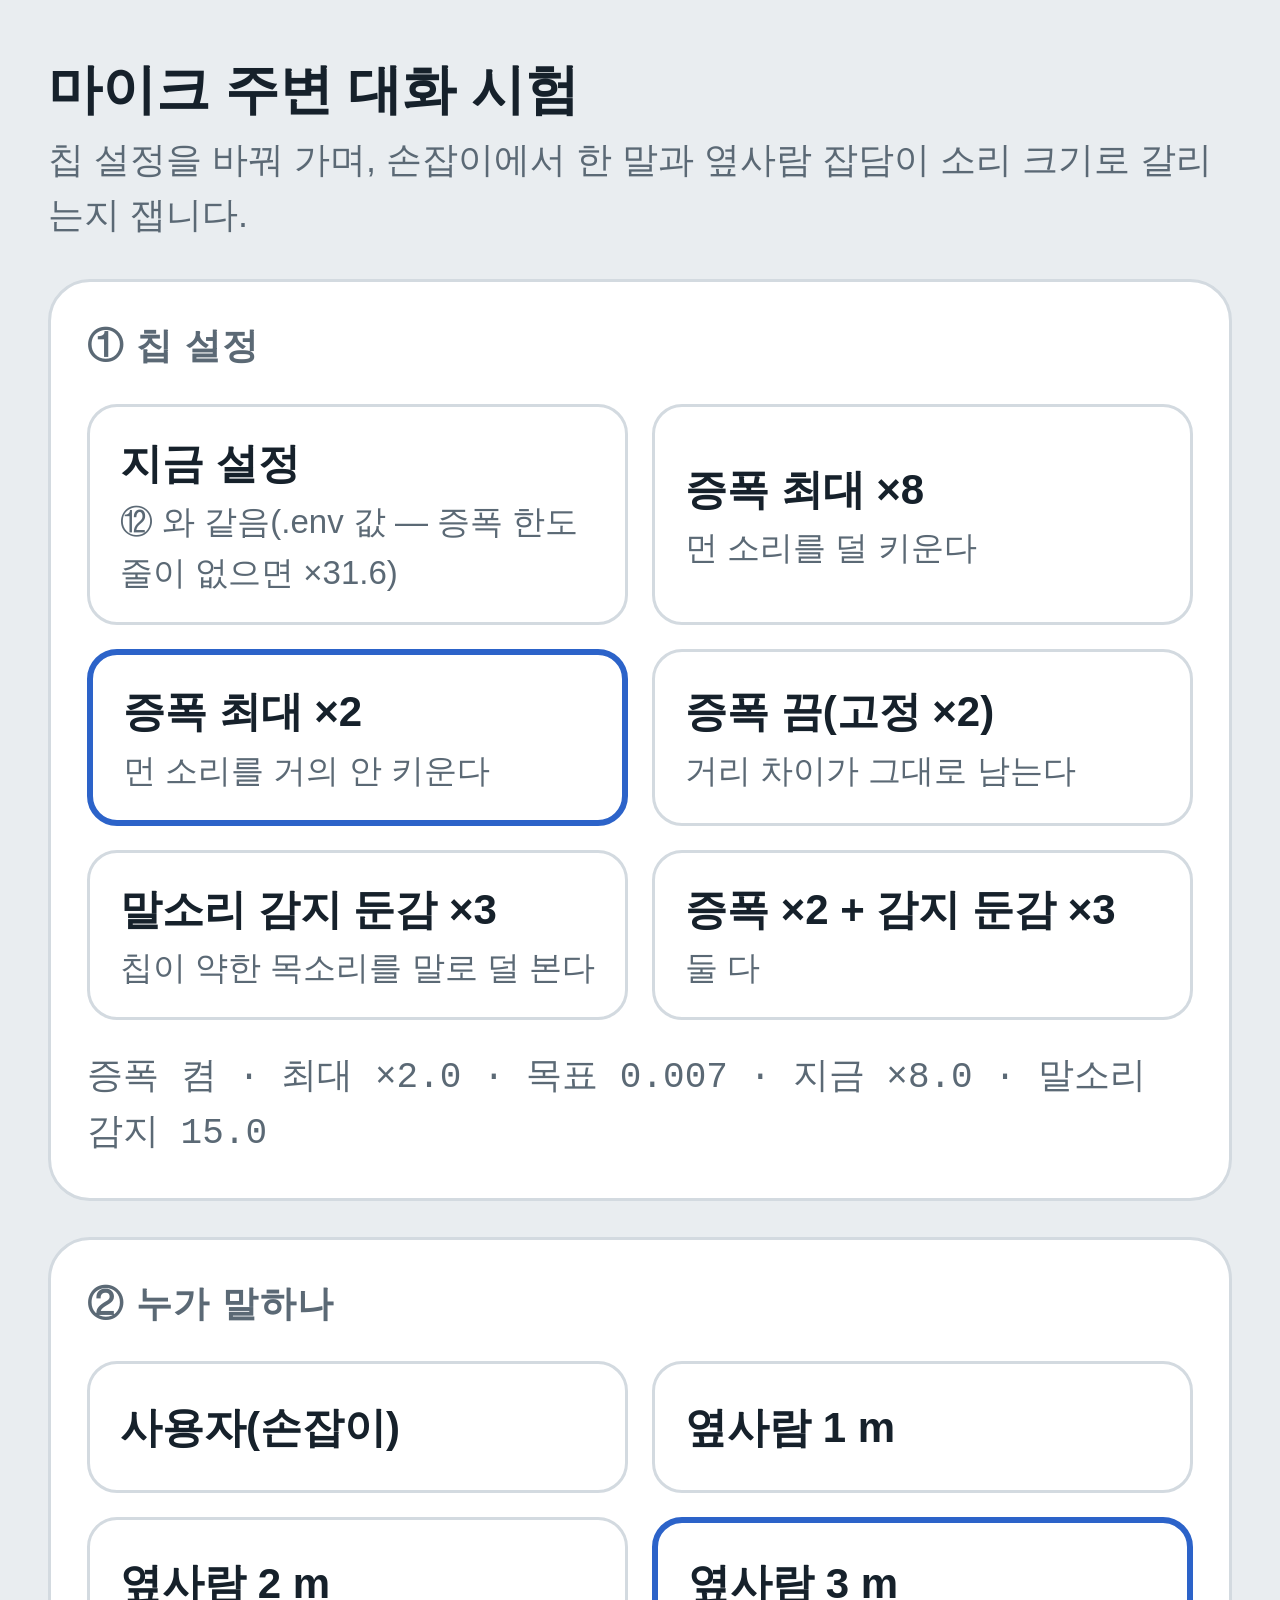
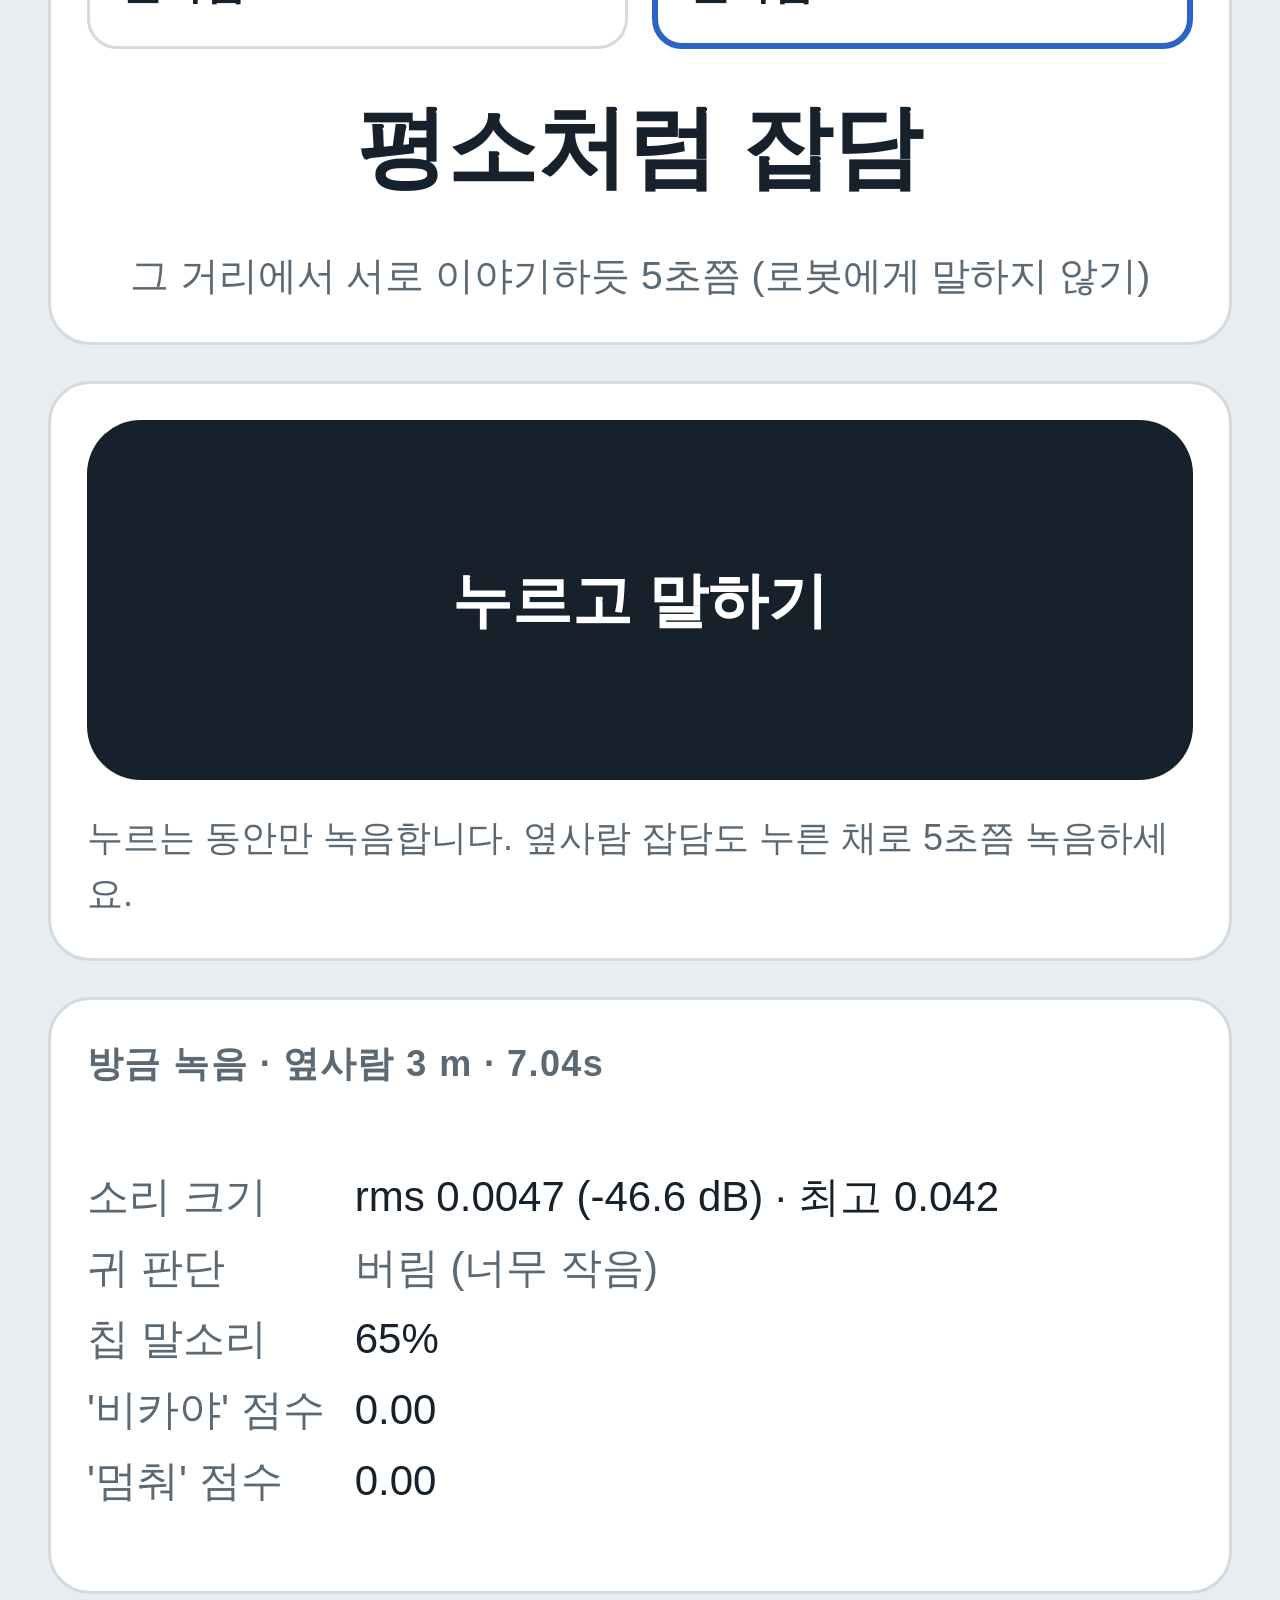
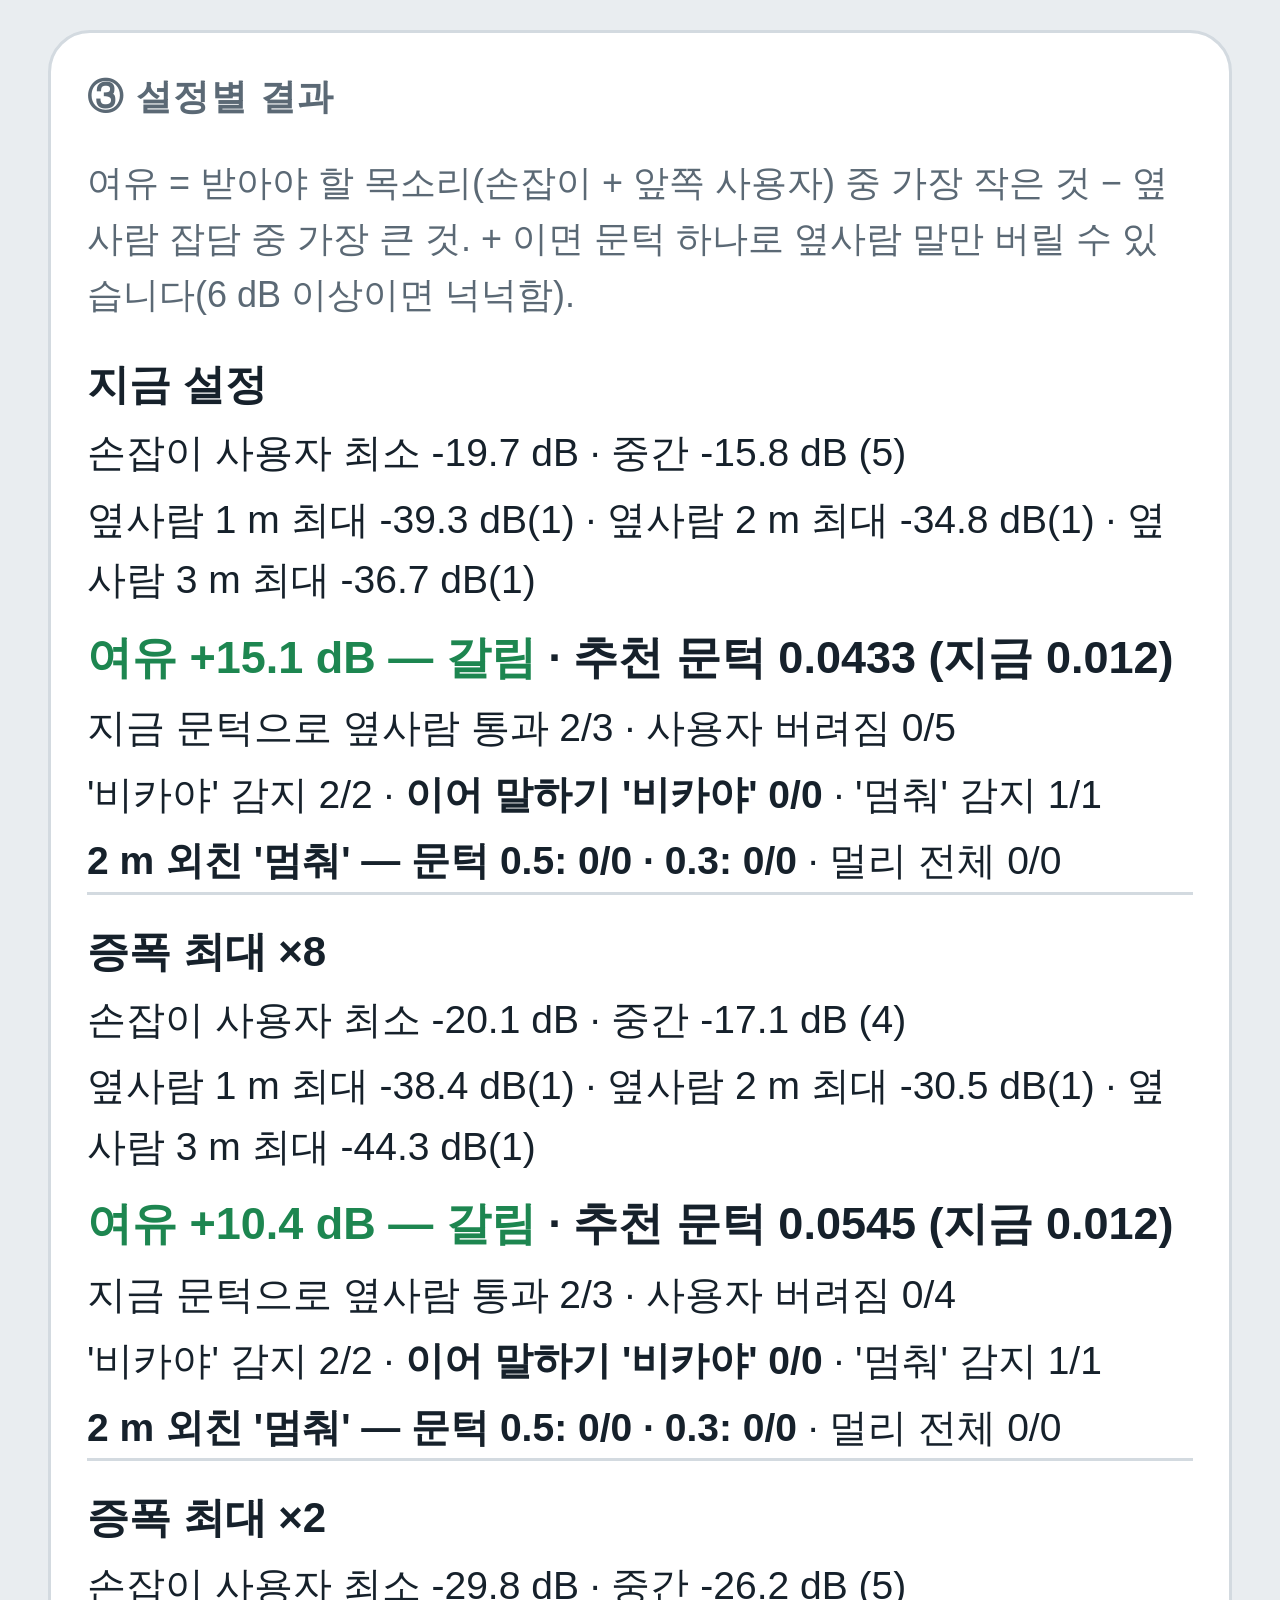
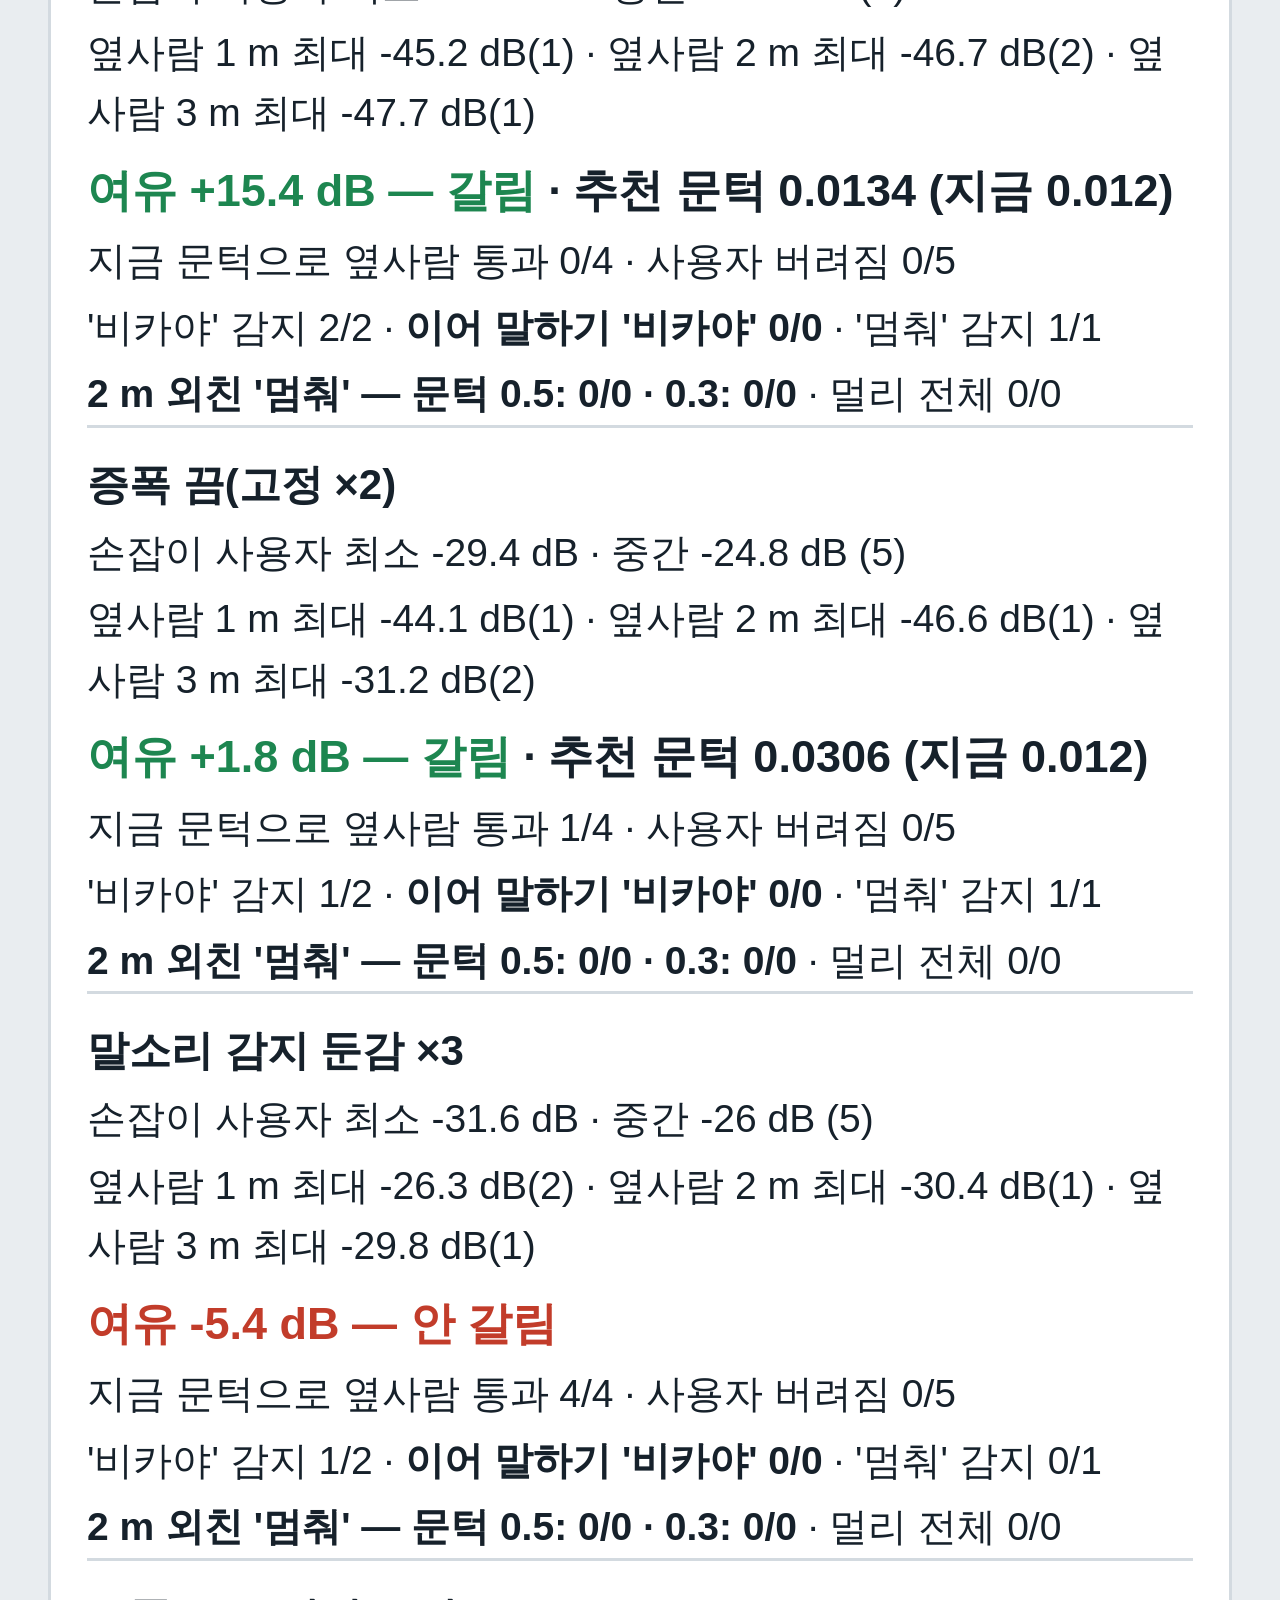
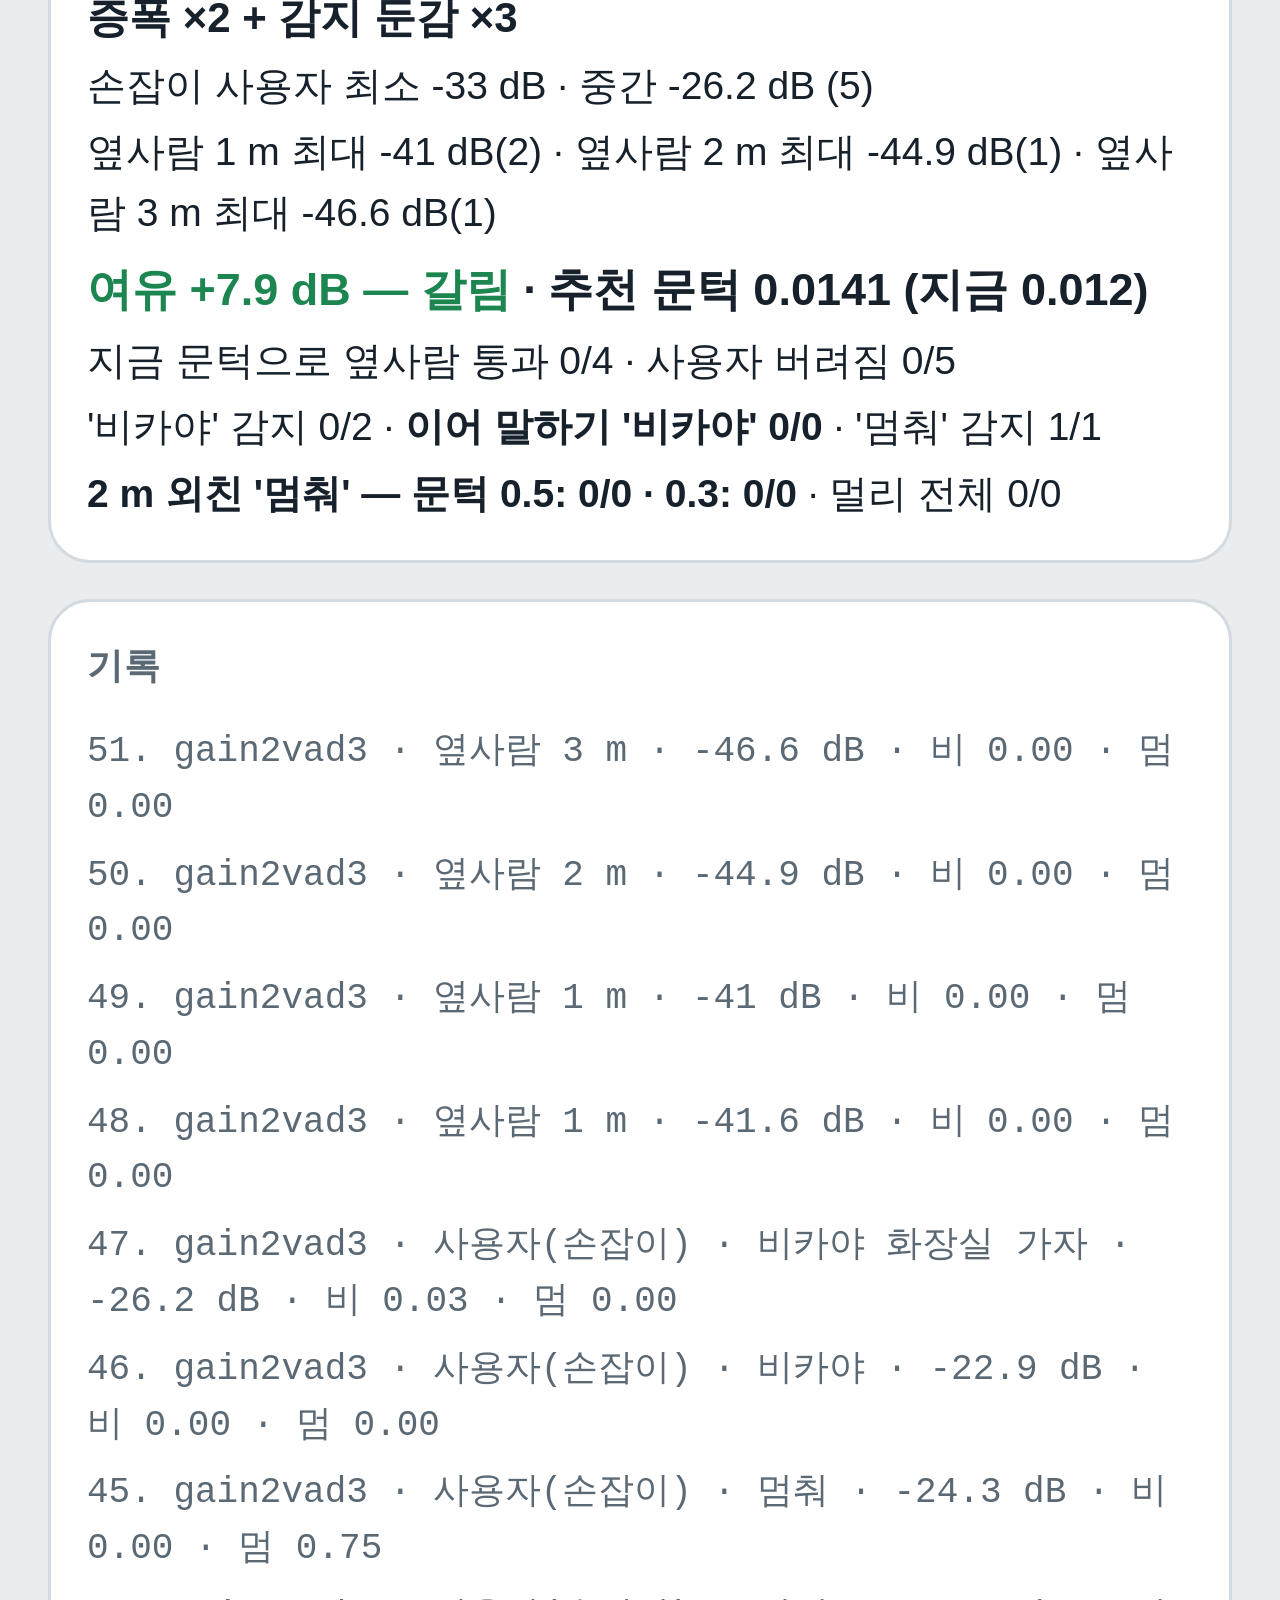
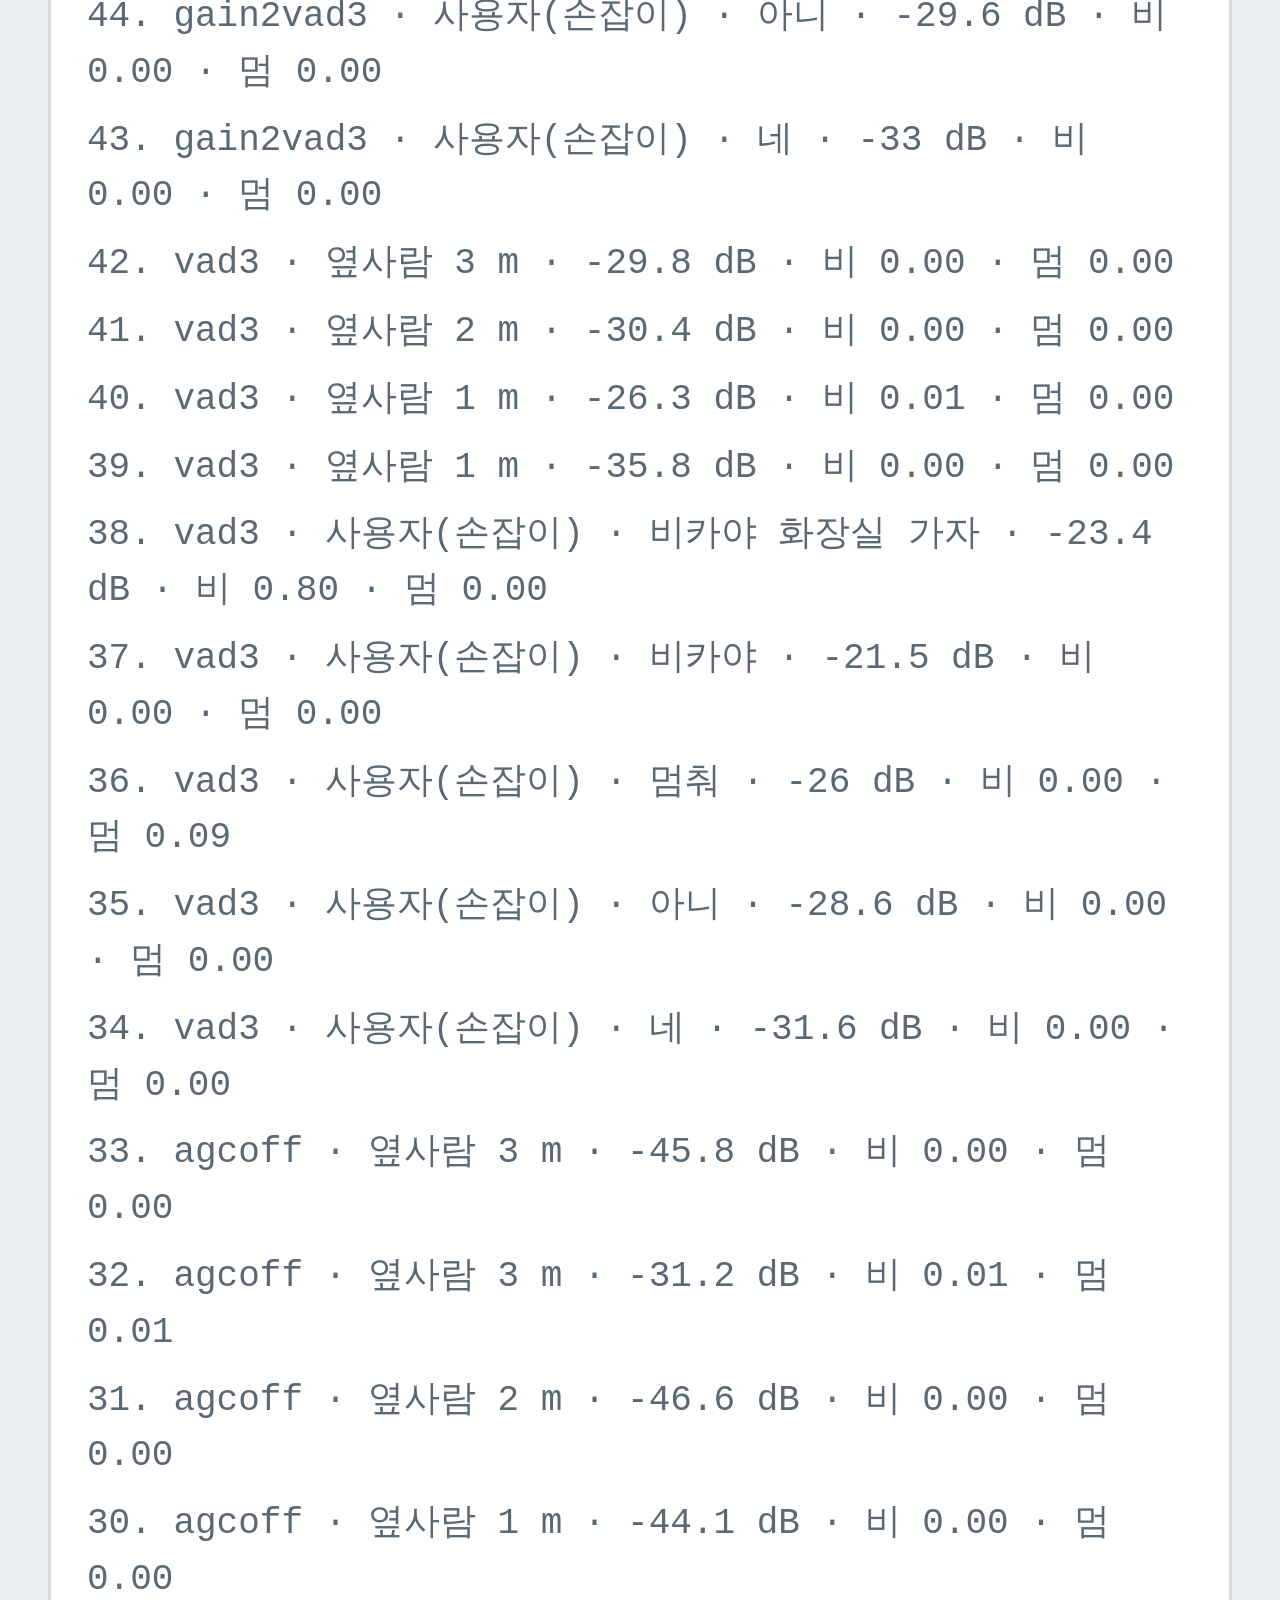
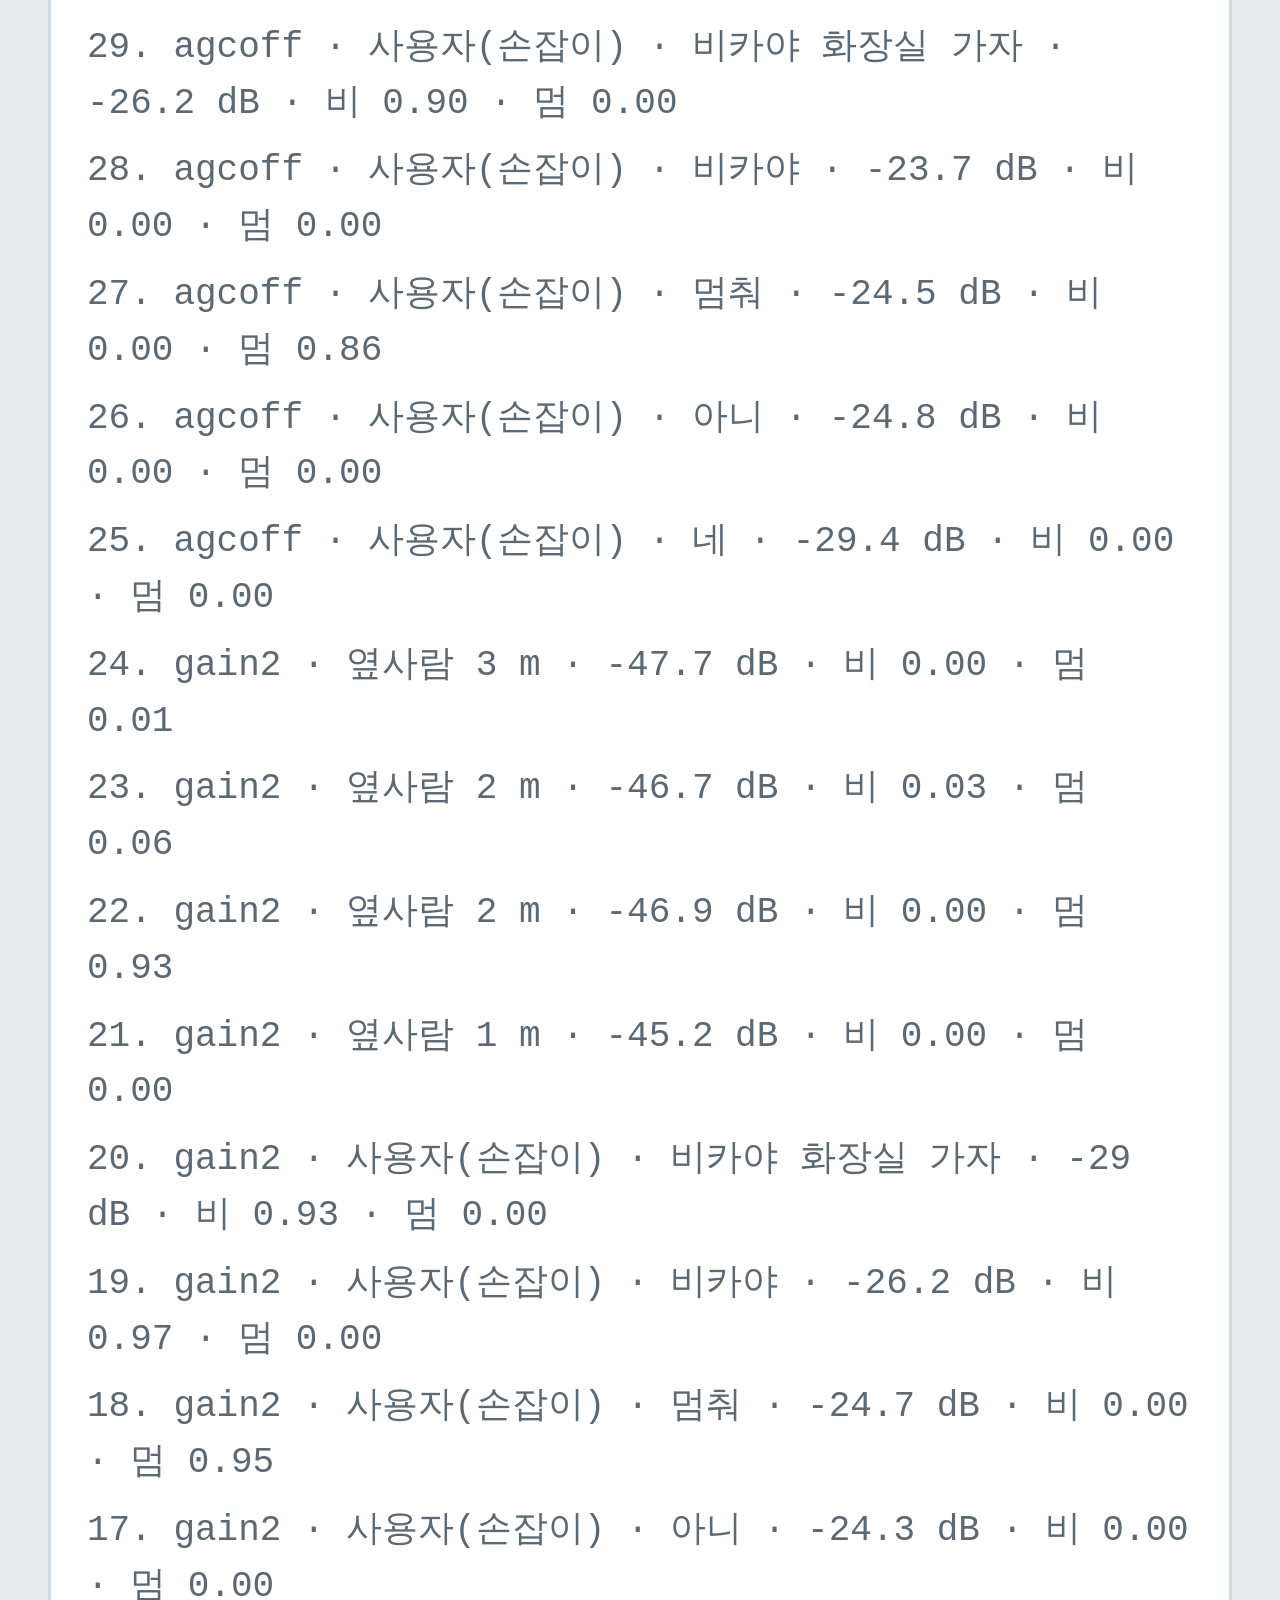
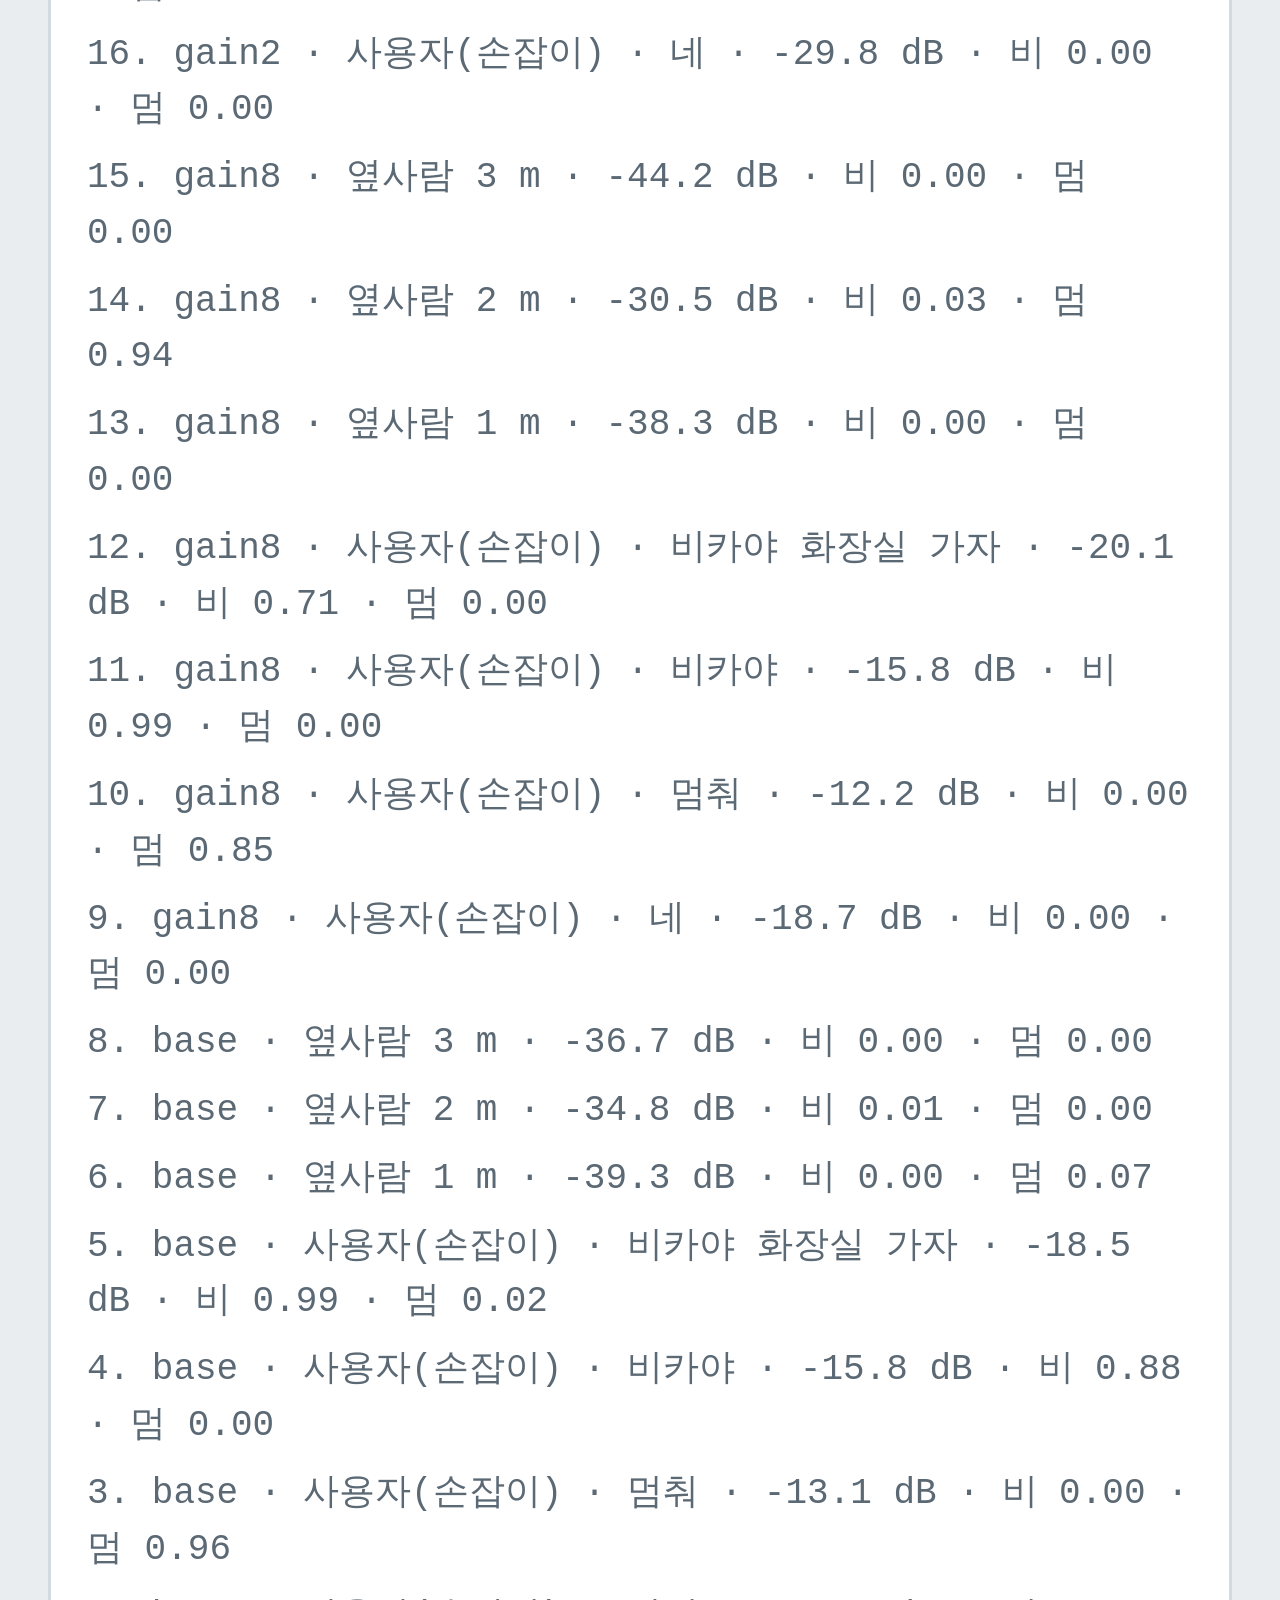
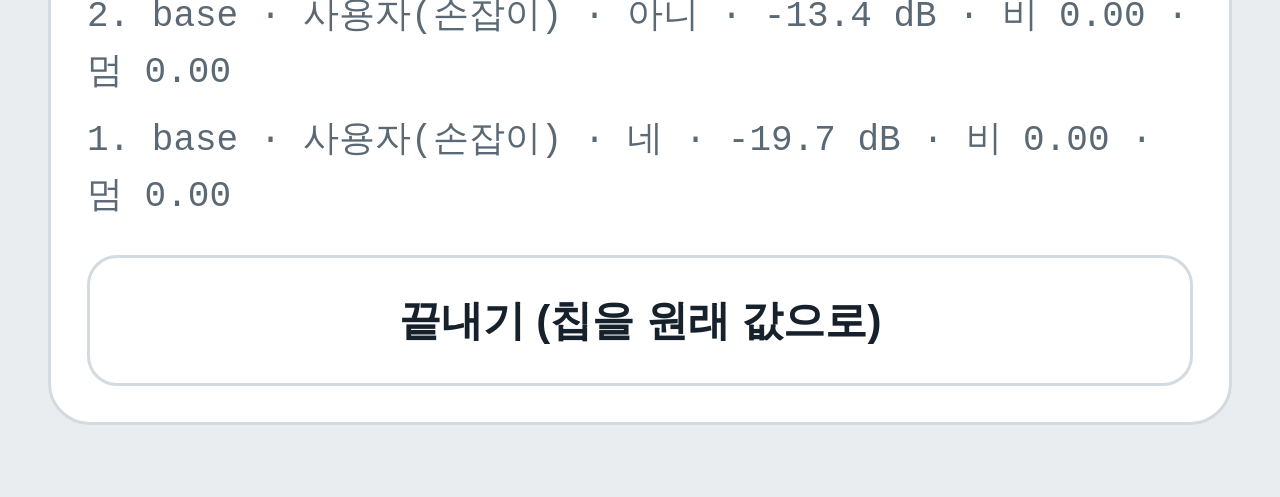
<file: presentation_1019/replay_1015_s1.html>
<!doctype html>
<html lang="ko">
<head>
<meta charset="utf-8">
<meta name="viewport" content="width=device-width, initial-scale=1, viewport-fit=cover">
<title>마이크 주변 대화 시험</title>
<style>
/* 비교기(stt_bench_page.html)와 같은 색·모양. 외부 글꼴·라이브러리 없음 */
:root {
  --bg: #E9EDF0; --panel: #FFFFFF; --ink: #16212B; --muted: #5B6975; --line: #D3DAE0;
  --accent: #2C63C9; --pass: #1D8650; --warn: #B98100; --fail: #C23C2A;
  --btn: #16212B; --on-btn: #FFFFFF; --rec: #C23C2A;
  --mono: ui-monospace, "SFMono-Regular", Menlo, monospace;
  color-scheme: light;
}
@media (prefers-color-scheme: dark) {
  :root {
    --bg: #0D1318; --panel: #151E25; --ink: #E3E9ED; --muted: #93A1AC; --line: #26313A;
    --accent: #7DA6F2; --pass: #4CC98A; --warn: #F0BE4A; --fail: #F0745F;
    --btn: #E3E9ED; --on-btn: #10171D; --rec: #F0745F;
    color-scheme: dark;
  }
}
* { box-sizing: border-box; -webkit-tap-highlight-color: transparent; }
body { margin: 0; background: var(--bg); color: var(--ink); font: 15px/1.55 -apple-system, "Apple SD Gothic Neo", "Noto Sans KR", "Malgun Gothic", sans-serif; }
main { max-width: 440px; margin: 0 auto; padding: 12px 16px calc(24px + env(safe-area-inset-bottom, 0px)); display: grid; gap: 12px; }
section { background: var(--panel); border: 1px solid var(--line); border-radius: 14px; padding: 12px; display: grid; gap: 10px; min-width: 0; }
h1 { margin: 4px 0 0; font-size: 18px; }
h2 { margin: 0; font-size: 12px; color: var(--muted); font-weight: 700; letter-spacing: .04em; }
button { font: inherit; }
.meta { font-size: 12px; color: var(--muted); }
.busy { font-size: 13px; color: var(--warn); min-height: 0; }
.grid2 { display: grid; grid-template-columns: 1fr 1fr; gap: 8px; }
.opt { text-align: left; padding: 8px 10px; border-radius: 10px; border: 1px solid var(--line); background: var(--panel); color: var(--ink); cursor: pointer; min-height: 44px; }
.opt b { display: block; font-size: 14px; }
.opt span { display: block; font-size: 11px; color: var(--muted); }
.opt.on { border: 2px solid var(--accent); }
.chip { font-family: var(--mono); font-size: 12px; color: var(--muted); overflow-wrap: anywhere; }
.say { font-size: 30px; font-weight: 700; line-height: 1.25; text-align: center; padding: 4px 0; }
.hint { font-size: 13px; color: var(--muted); text-align: center; }
.hold { width: 100%; height: 120px; border-radius: 18px; border: 0; background: var(--btn); color: var(--on-btn); font-size: 20px; font-weight: 700; touch-action: none; user-select: none; -webkit-user-select: none; -webkit-touch-callout: none; cursor: pointer; }
.hold.on { background: var(--rec); color: #fff; }
.hold:disabled { opacity: .45; }
.ghost { font-weight: 600; font-size: 14px; padding: 10px 6px; border-radius: 10px; border: 1px solid var(--line); background: var(--panel); color: var(--ink); cursor: pointer; width: 100%; }
.ghost.arm { border-color: var(--fail); color: var(--fail); }
.kv { display: grid; grid-template-columns: auto 1fr; gap: 2px 10px; font-size: 14px; }
.kv dt { color: var(--muted); } .kv dd { margin: 0; font-variant-numeric: tabular-nums; }
.ok { color: var(--pass); font-weight: 700; } .bad { color: var(--fail); font-weight: 700; } .na { color: var(--muted); }
.card { border-top: 1px solid var(--line); padding-top: 8px; display: grid; gap: 2px; font-size: 13px; }
.card:first-child { border-top: 0; padding-top: 0; }
.card .t { font-weight: 700; font-size: 14px; }
.big { font-size: 15px; font-weight: 700; }
.hist { display: grid; gap: 4px; font-size: 12px; font-family: var(--mono); color: var(--muted); }
.toast { position: fixed; left: 50%; bottom: 20px; transform: translateX(-50%); background: var(--ink); color: var(--bg); padding: 8px 14px; border-radius: 10px; font-size: 13px; opacity: 0; transition: opacity .2s; pointer-events: none; max-width: calc(100% - 32px); }
.toast.show { opacity: 1; }
.conn { color: var(--fail); font-size: 13px; }
</style>
<style>html{zoom:3}</style></head>
<body>
<main>
  <div>
    <h1>마이크 주변 대화 시험</h1>
    <div class="meta">칩 설정을 바꿔 가며, 손잡이에서 한 말과 옆사람 잡담이 소리 크기로 갈리는지 잽니다.</div>
    <div id="conn" class="conn" hidden>젯슨과 연결이 끊겼습니다 — 다시 붙는 중…</div>
    <div id="busy" class="busy"></div>
  </div>

  <section>
    <h2>① 칩 설정</h2>
    <div id="presets" class="grid2"></div>
    <div id="chip" class="chip"></div>
  </section>

  <section>
    <h2>② 누가 말하나</h2>
    <div id="roles" class="grid2"></div>
    <div id="say" class="say"></div>
    <div id="hint" class="hint"></div>
    <button id="next" class="ghost">다음 말</button>
  </section>

  <section>
    <button id="hold" class="hold" disabled>누르고 말하기</button>
    <div class="meta">누르는 동안만 녹음합니다. 옆사람 잡담도 누른 채로 5초쯤 녹음하세요.</div>
  </section>

  <section id="resbox" hidden>
    <h2>방금 녹음 <span id="resmeta" class="meta"></span></h2>
    <dl class="kv">
      <dt>소리 크기</dt><dd id="r_rms"></dd>
      <dt>귀 판단</dt><dd id="r_kept"></dd>
      <dt>칩 말소리</dt><dd id="r_vad"></dd>
      <dt>'비카야' 점수</dt><dd id="r_wake"></dd>
      <dt>'멈춰' 점수</dt><dd id="r_stop"></dd>
    </dl>
  </section>

  <section>
    <h2>③ 설정별 결과</h2>
    <div class="meta">여유 = 받아야 할 목소리(손잡이 + 앞쪽 사용자) 중 가장 작은 것 − 옆사람 잡담 중 가장 큰 것. + 이면 문턱 하나로 옆사람 말만 버릴 수 있습니다(6 dB 이상이면 넉넉함).</div>
    <div id="sum"></div>
  </section>

  <section>
    <h2>기록</h2>
    <div id="hist" class="hist"></div>
    <button id="finish" class="ghost">끝내기 (칩을 원래 값으로)</button>
  </section>
</main>
<div id="toast" class="toast"></div>
<script>
(() => {
  const $ = (id) => document.getElementById(id);
  let ws = null, holding = false, state = null, minRms = 0.008;

  function toast(t) { const el = $("toast"); el.textContent = t; el.classList.add("show"); clearTimeout(toast._t); toast._t = setTimeout(() => el.classList.remove("show"), 3000); }
  function send(o) { if (ws && ws.readyState === 1) { ws.send(JSON.stringify(o)); return true; } toast("젯슨과 연결이 안 돼 있습니다"); return false; }
  function db(x) { return (20 * Math.log10(Math.max(x, 1e-9))).toFixed(1); }
  function esc(s) { return String(s).replace(/[&<>"]/g, (c) => ({ "&": "&amp;", "<": "&lt;", ">": "&gt;", '"': "&quot;" }[c])); }

  function connect() {
    ws = new WebSocket(`ws://${location.host}/ws`);
    ws.onopen = () => { $("conn").hidden = true; };
    ws.onclose = () => { $("conn").hidden = false; $("hold").disabled = true; setTimeout(connect, 1500); };
    ws.onmessage = (e) => { let m; try { m = JSON.parse(e.data); } catch (_) { return; } onMessage(m); };
  }

  function renderState(m) {
    state = m; minRms = m.listen_min_rms;
    const pr = $("presets"); pr.innerHTML = "";
    m.presets.forEach((p) => {
      const b = document.createElement("button"); b.className = "opt" + (p.key === m.preset ? " on" : "");
      b.innerHTML = `<b></b><span></span>`; b.querySelector("b").textContent = p.label; b.querySelector("span").textContent = p.note;
      b.onclick = () => { if (p.key !== m.preset) send({ cmd: "preset", key: p.key }); };
      pr.appendChild(b);
    });
    const rl = $("roles"); rl.innerHTML = "";
    m.roles.forEach((r) => {
      const b = document.createElement("button"); b.className = "opt" + (r.key === m.role ? " on" : "");
      b.innerHTML = "<b></b>"; b.querySelector("b").textContent = r.label;
      b.onclick = () => send({ cmd: "role", key: r.key });
      rl.appendChild(b);
    });
    const c = m.chip || {};
    $("chip").textContent = Object.keys(c).length
      ? `증폭 ${c.AGCONOFF ? "켬" : "끔"} · 최대 ×${(+c.AGCMAXGAIN).toFixed(1)} · 목표 ${(+c.AGCDESIREDLEVEL).toFixed(3)} · 지금 ×${(+c.AGCGAIN).toFixed(1)} · 말소리 감지 ${(+c.GAMMAVAD_SR).toFixed(1)}`
      : "";
    if (m.role === "user") {
      $("say").textContent = m.phrase; $("hint").textContent = "손잡이를 잡은 자리에서 평소 목소리로"; $("next").hidden = false;
    } else if (m.role === "userwake") {
      $("say").textContent = m.phrase; $("hint").textContent = "손잡이 자리에서 '비카야' 뒤에 쉬지 않고 이어서"; $("next").hidden = true;
    } else if (m.role.startsWith("far")) {
      $("say").textContent = m.phrase; $("hint").textContent = "로봇 앞에 그 거리만큼 떨어져 서서, 로봇의 질문에 대답하듯 평소 목소리로"; $("next").hidden = false;
    } else if (m.role.startsWith("shout")) {
      $("say").textContent = "멈춰!"; $("hint").textContent = "그 거리에서 로봇을 세우려는 것처럼 크게 (사용자는 조용히)"; $("next").hidden = true;
    } else {
      $("say").textContent = "평소처럼 잡담"; $("hint").textContent = "그 거리에서 서로 이야기하듯 5초쯤 (로봇에게 말하지 않기)"; $("next").hidden = true;
    }
    $("hold").disabled = false;
  }

  function renderSummary(m) {
    const box = $("sum"); box.innerHTML = "";
    if (!m.presets.length) { box.innerHTML = '<div class="meta">아직 녹음이 없습니다.</div>'; return; }
    m.presets.forEach((p) => {
      const d = document.createElement("div"); d.className = "card";
      const dist = Object.values(p.by_dist).map((x) => `${x.label} 최대 ${x.max_db} dB(${x.n})`).join(" · ") || "옆사람 녹음 없음";
      let verdict = '<span class="na">사용자·옆사람 둘 다 녹음해야 판단</span>';
      if (p.margin_db !== null) {
        verdict = p.margin_db > 0
          ? `<span class="ok">여유 +${p.margin_db} dB — 갈림</span> · 추천 문턱 ${p.suggest_rms} (지금 ${minRms})`
          : `<span class="bad">여유 ${p.margin_db} dB — 안 갈림</span>`;
      }
      d.innerHTML = `<div class="t"></div>
        <div>손잡이 사용자 최소 ${p.user.min_db ?? "—"} dB · 중간 ${p.user.med_db ?? "—"} dB (${p.user.n})</div>
        <div>앞쪽 사용자(1~1.5 m) 최소 ${p.far.min_db ?? "—"} dB · 중간 ${p.far.med_db ?? "—"} dB (${p.far.n}) · 지금 문턱으로 버려짐 ${p.far_drop_now}</div>
        <div></div>
        <div class="big">${verdict}</div>
        <div>지금 문턱으로 옆사람 통과 ${p.bystander_pass_now} · 사용자 버려짐 ${p.user_drop_now}</div>
        <div>'비카야' 감지 ${p.wake} · <b>이어 말하기 '비카야' ${p.wake_cont}</b> · '멈춰' 감지 ${p.stop}</div>
        <div><b>2 m 외친 '멈춰' — 문턱 0.5: ${p.shout2} · 0.3: ${p.shout2_low}</b> · 멀리 전체 ${p.far_stop}</div>`;
      d.querySelector(".t").textContent = p.label;
      d.children[2].textContent = dist;
      box.appendChild(d);
    });
  }

  function onMessage(m) {
    if (m.type === "state") { renderState(m); return; }
    if (m.type === "summary") { renderSummary(m); return; }
    if (m.type === "busy") { $("busy").textContent = m.text || ""; $("hold").disabled = !!m.text; return; }
    if (m.type === "toast") { toast(m.text); return; }
    if (m.type === "rec") { $("hold").classList.toggle("on", m.on); $("hold").textContent = m.on ? "녹음 중… 떼면 끝" : "누르고 말하기"; return; }
    if (m.type === "result") {
      $("resbox").hidden = false;
      const role = (state && state.roles.find((r) => r.key === m.role) || {}).label || m.role;
      $("resmeta").textContent = `· ${role}${m.phrase ? " · " + m.phrase : ""} · ${m.dur}s`;
      $("r_rms").textContent = `rms ${m.rms.toFixed(4)} (${m.rms_db} dB) · 최고 ${m.peak}${m.clip > 0.001 ? " · 찢어짐 " + (m.clip * 100).toFixed(1) + "%" : ""}`;
      $("r_kept").innerHTML = m.kept_now ? '<span class="ok">받음</span>' : '<span class="na">버림 (너무 작음)</span>';
      $("r_vad").textContent = m.vad === null ? "—" : `${Math.round(m.vad * 100)}%`;
      $("r_wake").textContent = m.wake_a.toFixed(2); $("r_stop").textContent = m.stop_b.toFixed(2);
      const h = document.createElement("div");
      h.textContent = `${m.n}. ${m.preset} · ${role}${m.phrase ? " · " + m.phrase : ""} · ${m.rms_db} dB · 비 ${m.wake_a.toFixed(2)} · 멈 ${m.stop_b.toFixed(2)}`;
      $("hist").prepend(h);
      return;
    }
  }

  // 누르는 동안만 듣는다. 손가락을 잡아 두므로(setPointerCapture) 버튼 밖에서 떼도 뗀 것으로 본다.
  const hold = $("hold");
  function down(e) { e.preventDefault(); if (hold.disabled || holding) return; holding = true; send({ cmd: "start" }); try { hold.setPointerCapture(e.pointerId); } catch (_) {} }
  function up() { if (!holding) return; holding = false; send({ cmd: "stop" }); }
  hold.addEventListener("pointerdown", down);
  hold.addEventListener("pointerup", up);
  hold.addEventListener("pointercancel", up);
  hold.addEventListener("contextmenu", (e) => e.preventDefault());

  $("next").onclick = () => send({ cmd: "phrase" });
  // 끝내기는 두 번 눌러 확정한다 — 휴대폰 확인 창이 막혀 명령이 안 가던 일(10-15 비교기)을 피한다.
  const fin = $("finish");
  fin.onclick = () => {
    if (!fin.classList.contains("arm")) {
      fin.classList.add("arm"); fin.textContent = "한 번 더 누르면 끝냅니다";
      clearTimeout(fin._t); fin._t = setTimeout(() => { fin.classList.remove("arm"); fin.textContent = "끝내기 (칩을 원래 값으로)"; }, 4000);
      return;
    }
    if (send({ cmd: "finish" })) { toast("끝냈습니다. 칩을 원래 값으로 되돌립니다."); fin.disabled = true; }
  };
const REPLAY = [{"type": "state", "preset": "gain2", "role": "near3", "phrase": "", "presets": [{"key": "base", "label": "지금 설정", "note": "⑫ 와 같음(.env 값 — 증폭 한도 줄이 없으면 ×31.6)"}, {"key": "gain8", "label": "증폭 최대 ×8", "note": "먼 소리를 덜 키운다"}, {"key": "gain2", "label": "증폭 최대 ×2", "note": "먼 소리를 거의 안 키운다"}, {"key": "agcoff", "label": "증폭 끔(고정 ×2)", "note": "거리 차이가 그대로 남는다"}, {"key": "vad3", "label": "말소리 감지 둔감 ×3", "note": "칩이 약한 목소리를 말로 덜 본다"}, {"key": "gain2vad3", "label": "증폭 ×2 + 감지 둔감 ×3", "note": "둘 다"}], "roles": [{"key": "user", "label": "사용자(손잡이)"}, {"key": "near1", "label": "옆사람 1 m"}, {"key": "near2", "label": "옆사람 2 m"}, {"key": "near3", "label": "옆사람 3 m"}], "listen_min_rms": 0.012, "chip": {"AGCONOFF": 1.0, "AGCMAXGAIN": 2.0, "AGCDESIREDLEVEL": 0.007, "AGCGAIN": 8.0, "GAMMAVAD_SR": 15.0}}, {"type": "result", "n": 1, "preset": "base", "role": "user", "phrase": "네", "dur": 1.44, "rms": 0.10343, "rms_db": -19.7, "peak": 0.773, "clip": 0.0, "vad": 0.5, "wake_a": 0.0, "stop_b": 0.001, "kept_now": true, "chip": {"AGCONOFF": 1.0, "AGCMAXGAIN": 31.6, "AGCDESIREDLEVEL": 0.007, "AGCGAIN": 16.9477, "GAMMAVAD_SR": 15.0}, "wav": "take_001_base_user.wav"}, {"type": "result", "n": 2, "preset": "base", "role": "user", "phrase": "아니", "dur": 1.52, "rms": 0.2129, "rms_db": -13.4, "peak": 1.0, "clip": 0.0106, "vad": 0.57, "wake_a": 0.0, "stop_b": 0.002, "kept_now": true, "chip": {"AGCONOFF": 1.0, "AGCMAXGAIN": 31.6, "AGCDESIREDLEVEL": 0.007, "AGCGAIN": 16.9477, "GAMMAVAD_SR": 15.0}, "wav": "take_002_base_user.wav"}, {"type": "result", "n": 3, "preset": "base", "role": "user", "phrase": "멈춰", "dur": 1.76, "rms": 0.22148, "rms_db": -13.1, "peak": 1.0, "clip": 0.0249, "vad": 0.44, "wake_a": 0.001, "stop_b": 0.964, "kept_now": true, "chip": {"AGCONOFF": 1.0, "AGCMAXGAIN": 31.6, "AGCDESIREDLEVEL": 0.007, "AGCGAIN": 16.9477, "GAMMAVAD_SR": 15.0}, "wav": "take_003_base_user.wav"}, {"type": "result", "n": 4, "preset": "base", "role": "user", "phrase": "비카야", "dur": 1.68, "rms": 0.16251, "rms_db": -15.8, "peak": 1.0, "clip": 0.0027, "vad": 0.6, "wake_a": 0.878, "stop_b": 0.001, "kept_now": true, "chip": {"AGCONOFF": 1.0, "AGCMAXGAIN": 31.6, "AGCDESIREDLEVEL": 0.007, "AGCGAIN": 16.9477, "GAMMAVAD_SR": 15.0}, "wav": "take_004_base_user.wav"}, {"type": "result", "n": 5, "preset": "base", "role": "user", "phrase": "비카야 화장실 가자", "dur": 2.64, "rms": 0.11892, "rms_db": -18.5, "peak": 0.892, "clip": 0.0, "vad": 0.74, "wake_a": 0.994, "stop_b": 0.021, "kept_now": true, "chip": {"AGCONOFF": 1.0, "AGCMAXGAIN": 31.6, "AGCDESIREDLEVEL": 0.007, "AGCGAIN": 16.9477, "GAMMAVAD_SR": 15.0}, "wav": "take_005_base_user.wav"}, {"type": "result", "n": 6, "preset": "base", "role": "near1", "phrase": "", "dur": 6.32, "rms": 0.01083, "rms_db": -39.3, "peak": 0.082, "clip": 0.0, "vad": 0.4, "wake_a": 0.001, "stop_b": 0.072, "kept_now": false, "chip": {"AGCONOFF": 1.0, "AGCMAXGAIN": 31.6, "AGCDESIREDLEVEL": 0.007, "AGCGAIN": 16.9477, "GAMMAVAD_SR": 15.0}, "wav": "take_006_base_near1.wav"}, {"type": "result", "n": 7, "preset": "base", "role": "near2", "phrase": "", "dur": 5.84, "rms": 0.01814, "rms_db": -34.8, "peak": 0.136, "clip": 0.0, "vad": 0.49, "wake_a": 0.006, "stop_b": 0.002, "kept_now": true, "chip": {"AGCONOFF": 1.0, "AGCMAXGAIN": 31.6, "AGCDESIREDLEVEL": 0.007, "AGCGAIN": 16.9477, "GAMMAVAD_SR": 15.0}, "wav": "take_007_base_near2.wav"}, {"type": "result", "n": 8, "preset": "base", "role": "near3", "phrase": "", "dur": 6.48, "rms": 0.01458, "rms_db": -36.7, "peak": 0.212, "clip": 0.0, "vad": 0.46, "wake_a": 0.0, "stop_b": 0.003, "kept_now": true, "chip": {"AGCONOFF": 1.0, "AGCMAXGAIN": 31.6, "AGCDESIREDLEVEL": 0.007, "AGCGAIN": 16.9477, "GAMMAVAD_SR": 15.0}, "wav": "take_008_base_near3.wav"}, {"type": "result", "n": 9, "preset": "gain8", "role": "user", "phrase": "네", "dur": 1.6, "rms": 0.11578, "rms_db": -18.7, "peak": 0.83, "clip": 0.0, "vad": 0.5, "wake_a": 0.0, "stop_b": 0.0, "kept_now": true, "chip": {"AGCONOFF": 1.0, "AGCMAXGAIN": 8.0, "AGCDESIREDLEVEL": 0.007, "AGCGAIN": 15.3012, "GAMMAVAD_SR": 15.0}, "wav": "take_009_gain8_user.wav"}, {"type": "result", "n": 10, "preset": "gain8", "role": "user", "phrase": "멈춰", "dur": 1.28, "rms": 0.24517, "rms_db": -12.2, "peak": 1.0, "clip": 0.0187, "vad": 0.67, "wake_a": 0.0, "stop_b": 0.851, "kept_now": true, "chip": {"AGCONOFF": 1.0, "AGCMAXGAIN": 8.0, "AGCDESIREDLEVEL": 0.007, "AGCGAIN": 15.3012, "GAMMAVAD_SR": 15.0}, "wav": "take_010_gain8_user.wav"}, {"type": "result", "n": 11, "preset": "gain8", "role": "user", "phrase": "비카야", "dur": 1.52, "rms": 0.16198, "rms_db": -15.8, "peak": 1.0, "clip": 0.0013, "vad": 0.77, "wake_a": 0.991, "stop_b": 0.0, "kept_now": true, "chip": {"AGCONOFF": 1.0, "AGCMAXGAIN": 8.0, "AGCDESIREDLEVEL": 0.007, "AGCGAIN": 15.3012, "GAMMAVAD_SR": 15.0}, "wav": "take_011_gain8_user.wav"}, {"type": "result", "n": 12, "preset": "gain8", "role": "user", "phrase": "비카야 화장실 가자", "dur": 2.16, "rms": 0.09934, "rms_db": -20.1, "peak": 0.817, "clip": 0.0, "vad": 0.84, "wake_a": 0.713, "stop_b": 0.001, "kept_now": true, "chip": {"AGCONOFF": 1.0, "AGCMAXGAIN": 8.0, "AGCDESIREDLEVEL": 0.007, "AGCGAIN": 15.3012, "GAMMAVAD_SR": 15.0}, "wav": "take_012_gain8_user.wav"}, {"type": "result", "n": 13, "preset": "gain8", "role": "near1", "phrase": "", "dur": 4.0, "rms": 0.01209, "rms_db": -38.3, "peak": 0.219, "clip": 0.0, "vad": 0.39, "wake_a": 0.0, "stop_b": 0.001, "kept_now": true, "chip": {"AGCONOFF": 1.0, "AGCMAXGAIN": 8.0, "AGCDESIREDLEVEL": 0.007, "AGCGAIN": 15.3012, "GAMMAVAD_SR": 15.0}, "wav": "take_013_gain8_near1.wav"}, {"type": "result", "n": 14, "preset": "gain8", "role": "near2", "phrase": "", "dur": 6.16, "rms": 0.02993, "rms_db": -30.5, "peak": 0.625, "clip": 0.0, "vad": 0.6, "wake_a": 0.032, "stop_b": 0.942, "kept_now": true, "chip": {"AGCONOFF": 1.0, "AGCMAXGAIN": 8.0, "AGCDESIREDLEVEL": 0.007, "AGCGAIN": 15.3012, "GAMMAVAD_SR": 15.0}, "wav": "take_014_gain8_near2.wav"}, {"type": "result", "n": 15, "preset": "gain8", "role": "near3", "phrase": "", "dur": 5.44, "rms": 0.00613, "rms_db": -44.2, "peak": 0.047, "clip": 0.0, "vad": 0.37, "wake_a": 0.0, "stop_b": 0.001, "kept_now": false, "chip": {"AGCONOFF": 1.0, "AGCMAXGAIN": 8.0, "AGCDESIREDLEVEL": 0.007, "AGCGAIN": 15.3012, "GAMMAVAD_SR": 15.0}, "wav": "take_015_gain8_near3.wav"}, {"type": "result", "n": 16, "preset": "gain2", "role": "user", "phrase": "네", "dur": 1.04, "rms": 0.03253, "rms_db": -29.8, "peak": 0.169, "clip": 0.0, "vad": 0.78, "wake_a": 0.0, "stop_b": 0.0, "kept_now": true, "chip": {"AGCONOFF": 1.0, "AGCMAXGAIN": 2.0, "AGCDESIREDLEVEL": 0.007, "AGCGAIN": 8.0, "GAMMAVAD_SR": 15.0}, "wav": "take_016_gain2_user.wav"}, {"type": "result", "n": 17, "preset": "gain2", "role": "user", "phrase": "아니", "dur": 1.12, "rms": 0.06075, "rms_db": -24.3, "peak": 0.505, "clip": 0.0, "vad": 0.7, "wake_a": 0.0, "stop_b": 0.001, "kept_now": true, "chip": {"AGCONOFF": 1.0, "AGCMAXGAIN": 2.0, "AGCDESIREDLEVEL": 0.007, "AGCGAIN": 8.0, "GAMMAVAD_SR": 15.0}, "wav": "take_017_gain2_user.wav"}, {"type": "result", "n": 18, "preset": "gain2", "role": "user", "phrase": "멈춰", "dur": 1.52, "rms": 0.05843, "rms_db": -24.7, "peak": 0.548, "clip": 0.0, "vad": 0.69, "wake_a": 0.0, "stop_b": 0.954, "kept_now": true, "chip": {"AGCONOFF": 1.0, "AGCMAXGAIN": 2.0, "AGCDESIREDLEVEL": 0.007, "AGCGAIN": 8.0, "GAMMAVAD_SR": 15.0}, "wav": "take_018_gain2_user.wav"}, {"type": "result", "n": 19, "preset": "gain2", "role": "user", "phrase": "비카야", "dur": 1.6, "rms": 0.04892, "rms_db": -26.2, "peak": 0.318, "clip": 0.0, "vad": 0.67, "wake_a": 0.972, "stop_b": 0.0, "kept_now": true, "chip": {"AGCONOFF": 1.0, "AGCMAXGAIN": 2.0, "AGCDESIREDLEVEL": 0.007, "AGCGAIN": 8.0, "GAMMAVAD_SR": 15.0}, "wav": "take_019_gain2_user.wav"}, {"type": "result", "n": 20, "preset": "gain2", "role": "user", "phrase": "비카야 화장실 가자", "dur": 2.4, "rms": 0.03562, "rms_db": -29.0, "peak": 0.286, "clip": 0.0, "vad": 0.81, "wake_a": 0.932, "stop_b": 0.001, "kept_now": true, "chip": {"AGCONOFF": 1.0, "AGCMAXGAIN": 2.0, "AGCDESIREDLEVEL": 0.007, "AGCGAIN": 8.0, "GAMMAVAD_SR": 15.0}, "wav": "take_020_gain2_user.wav"}, {"type": "result", "n": 21, "preset": "gain2", "role": "near1", "phrase": "", "dur": 4.96, "rms": 0.0055, "rms_db": -45.2, "peak": 0.05, "clip": 0.0, "vad": 0.64, "wake_a": 0.0, "stop_b": 0.001, "kept_now": false, "chip": {"AGCONOFF": 1.0, "AGCMAXGAIN": 2.0, "AGCDESIREDLEVEL": 0.007, "AGCGAIN": 2.0, "GAMMAVAD_SR": 15.0}, "wav": "take_021_gain2_near1.wav"}, {"type": "result", "n": 22, "preset": "gain2", "role": "near2", "phrase": "", "dur": 5.68, "rms": 0.0045, "rms_db": -46.9, "peak": 0.042, "clip": 0.0, "vad": 0.53, "wake_a": 0.0, "stop_b": 0.929, "kept_now": false, "chip": {"AGCONOFF": 1.0, "AGCMAXGAIN": 2.0, "AGCDESIREDLEVEL": 0.007, "AGCGAIN": 2.0, "GAMMAVAD_SR": 15.0}, "wav": "take_022_gain2_near2.wav"}, {"type": "result", "n": 23, "preset": "gain2", "role": "near2", "phrase": "", "dur": 5.44, "rms": 0.00465, "rms_db": -46.7, "peak": 0.035, "clip": 0.0, "vad": 0.58, "wake_a": 0.025, "stop_b": 0.058, "kept_now": false, "chip": {"AGCONOFF": 1.0, "AGCMAXGAIN": 2.0, "AGCDESIREDLEVEL": 0.007, "AGCGAIN": 2.0, "GAMMAVAD_SR": 15.0}, "wav": "take_023_gain2_near2.wav"}, {"type": "result", "n": 24, "preset": "gain2", "role": "near3", "phrase": "", "dur": 5.28, "rms": 0.00413, "rms_db": -47.7, "peak": 0.028, "clip": 0.0, "vad": 0.6, "wake_a": 0.0, "stop_b": 0.006, "kept_now": false, "chip": {"AGCONOFF": 1.0, "AGCMAXGAIN": 2.0, "AGCDESIREDLEVEL": 0.007, "AGCGAIN": 2.0, "GAMMAVAD_SR": 15.0}, "wav": "take_024_gain2_near3.wav"}, {"type": "result", "n": 25, "preset": "agcoff", "role": "user", "phrase": "네", "dur": 1.2, "rms": 0.03408, "rms_db": -29.4, "peak": 0.208, "clip": 0.0, "vad": 0.64, "wake_a": 0.0, "stop_b": 0.0, "kept_now": true, "chip": {"AGCONOFF": 0.0, "AGCMAXGAIN": 31.6, "AGCDESIREDLEVEL": 0.007, "AGCGAIN": 2.0, "GAMMAVAD_SR": 15.0}, "wav": "take_025_agcoff_user.wav"}, {"type": "result", "n": 26, "preset": "agcoff", "role": "user", "phrase": "아니", "dur": 1.52, "rms": 0.0576, "rms_db": -24.8, "peak": 0.429, "clip": 0.0, "vad": 0.69, "wake_a": 0.001, "stop_b": 0.001, "kept_now": true, "chip": {"AGCONOFF": 0.0, "AGCMAXGAIN": 31.6, "AGCDESIREDLEVEL": 0.007, "AGCGAIN": 2.0, "GAMMAVAD_SR": 15.0}, "wav": "take_026_agcoff_user.wav"}, {"type": "result", "n": 27, "preset": "agcoff", "role": "user", "phrase": "멈춰", "dur": 1.44, "rms": 0.05942, "rms_db": -24.5, "peak": 0.438, "clip": 0.0, "vad": 0.62, "wake_a": 0.0, "stop_b": 0.863, "kept_now": true, "chip": {"AGCONOFF": 0.0, "AGCMAXGAIN": 31.6, "AGCDESIREDLEVEL": 0.007, "AGCGAIN": 2.0, "GAMMAVAD_SR": 15.0}, "wav": "take_027_agcoff_user.wav"}, {"type": "result", "n": 28, "preset": "agcoff", "role": "user", "phrase": "비카야", "dur": 1.36, "rms": 0.06552, "rms_db": -23.7, "peak": 0.562, "clip": 0.0, "vad": 0.69, "wake_a": 0.001, "stop_b": 0.0, "kept_now": true, "chip": {"AGCONOFF": 0.0, "AGCMAXGAIN": 31.6, "AGCDESIREDLEVEL": 0.007, "AGCGAIN": 2.0, "GAMMAVAD_SR": 15.0}, "wav": "take_028_agcoff_user.wav"}, {"type": "result", "n": 29, "preset": "agcoff", "role": "user", "phrase": "비카야 화장실 가자", "dur": 2.4, "rms": 0.04907, "rms_db": -26.2, "peak": 0.379, "clip": 0.0, "vad": 0.81, "wake_a": 0.901, "stop_b": 0.001, "kept_now": true, "chip": {"AGCONOFF": 0.0, "AGCMAXGAIN": 31.6, "AGCDESIREDLEVEL": 0.007, "AGCGAIN": 2.0, "GAMMAVAD_SR": 15.0}, "wav": "take_029_agcoff_user.wav"}, {"type": "result", "n": 30, "preset": "agcoff", "role": "near1", "phrase": "", "dur": 6.08, "rms": 0.00622, "rms_db": -44.1, "peak": 0.049, "clip": 0.0, "vad": 0.8, "wake_a": 0.0, "stop_b": 0.001, "kept_now": false, "chip": {"AGCONOFF": 0.0, "AGCMAXGAIN": 31.6, "AGCDESIREDLEVEL": 0.007, "AGCGAIN": 2.0, "GAMMAVAD_SR": 15.0}, "wav": "take_030_agcoff_near1.wav"}, {"type": "result", "n": 31, "preset": "agcoff", "role": "near2", "phrase": "", "dur": 5.76, "rms": 0.0047, "rms_db": -46.6, "peak": 0.038, "clip": 0.0, "vad": 0.81, "wake_a": 0.001, "stop_b": 0.001, "kept_now": false, "chip": {"AGCONOFF": 0.0, "AGCMAXGAIN": 31.6, "AGCDESIREDLEVEL": 0.007, "AGCGAIN": 2.0, "GAMMAVAD_SR": 15.0}, "wav": "take_031_agcoff_near2.wav"}, {"type": "result", "n": 32, "preset": "agcoff", "role": "near3", "phrase": "", "dur": 1.68, "rms": 0.02756, "rms_db": -31.2, "peak": 0.235, "clip": 0.0, "vad": 0.43, "wake_a": 0.009, "stop_b": 0.01, "kept_now": true, "chip": {"AGCONOFF": 0.0, "AGCMAXGAIN": 31.6, "AGCDESIREDLEVEL": 0.007, "AGCGAIN": 2.0, "GAMMAVAD_SR": 15.0}, "wav": "take_032_agcoff_near3.wav"}, {"type": "result", "n": 33, "preset": "agcoff", "role": "near3", "phrase": "", "dur": 5.76, "rms": 0.00513, "rms_db": -45.8, "peak": 0.051, "clip": 0.0, "vad": 0.63, "wake_a": 0.0, "stop_b": 0.001, "kept_now": false, "chip": {"AGCONOFF": 0.0, "AGCMAXGAIN": 31.6, "AGCDESIREDLEVEL": 0.007, "AGCGAIN": 2.0, "GAMMAVAD_SR": 15.0}, "wav": "take_033_agcoff_near3.wav"}, {"type": "result", "n": 34, "preset": "vad3", "role": "user", "phrase": "네", "dur": 1.2, "rms": 0.02616, "rms_db": -31.6, "peak": 0.154, "clip": 0.0, "vad": 0.6, "wake_a": 0.0, "stop_b": 0.001, "kept_now": true, "chip": {"AGCONOFF": 1.0, "AGCMAXGAIN": 31.6, "AGCDESIREDLEVEL": 0.007, "AGCGAIN": 2.0, "GAMMAVAD_SR": 45.0}, "wav": "take_034_vad3_user.wav"}, {"type": "result", "n": 35, "preset": "vad3", "role": "user", "phrase": "아니", "dur": 1.2, "rms": 0.03727, "rms_db": -28.6, "peak": 0.309, "clip": 0.0, "vad": 0.73, "wake_a": 0.0, "stop_b": 0.001, "kept_now": true, "chip": {"AGCONOFF": 1.0, "AGCMAXGAIN": 31.6, "AGCDESIREDLEVEL": 0.007, "AGCGAIN": 2.0, "GAMMAVAD_SR": 45.0}, "wav": "take_035_vad3_user.wav"}, {"type": "result", "n": 36, "preset": "vad3", "role": "user", "phrase": "멈춰", "dur": 1.12, "rms": 0.05005, "rms_db": -26.0, "peak": 0.394, "clip": 0.0, "vad": 0.7, "wake_a": 0.0, "stop_b": 0.094, "kept_now": true, "chip": {"AGCONOFF": 1.0, "AGCMAXGAIN": 31.6, "AGCDESIREDLEVEL": 0.007, "AGCGAIN": 2.0, "GAMMAVAD_SR": 45.0}, "wav": "take_036_vad3_user.wav"}, {"type": "result", "n": 37, "preset": "vad3", "role": "user", "phrase": "비카야", "dur": 1.2, "rms": 0.08421, "rms_db": -21.5, "peak": 0.592, "clip": 0.0, "vad": 0.64, "wake_a": 0.0, "stop_b": 0.0, "kept_now": true, "chip": {"AGCONOFF": 1.0, "AGCMAXGAIN": 31.6, "AGCDESIREDLEVEL": 0.007, "AGCGAIN": 2.0, "GAMMAVAD_SR": 45.0}, "wav": "take_037_vad3_user.wav"}, {"type": "result", "n": 38, "preset": "vad3", "role": "user", "phrase": "비카야 화장실 가자", "dur": 2.0, "rms": 0.06746, "rms_db": -23.4, "peak": 0.683, "clip": 0.0, "vad": 0.89, "wake_a": 0.797, "stop_b": 0.001, "kept_now": true, "chip": {"AGCONOFF": 1.0, "AGCMAXGAIN": 31.6, "AGCDESIREDLEVEL": 0.007, "AGCGAIN": 2.0, "GAMMAVAD_SR": 45.0}, "wav": "take_038_vad3_user.wav"}, {"type": "result", "n": 39, "preset": "vad3", "role": "near1", "phrase": "", "dur": 4.8, "rms": 0.01629, "rms_db": -35.8, "peak": 0.135, "clip": 0.0, "vad": 0.52, "wake_a": 0.0, "stop_b": 0.001, "kept_now": true, "chip": {"AGCONOFF": 1.0, "AGCMAXGAIN": 31.6, "AGCDESIREDLEVEL": 0.007, "AGCGAIN": 2.0, "GAMMAVAD_SR": 45.0}, "wav": "take_039_vad3_near1.wav"}, {"type": "result", "n": 40, "preset": "vad3", "role": "near1", "phrase": "", "dur": 6.48, "rms": 0.04854, "rms_db": -26.3, "peak": 0.423, "clip": 0.0, "vad": 0.28, "wake_a": 0.005, "stop_b": 0.003, "kept_now": true, "chip": {"AGCONOFF": 1.0, "AGCMAXGAIN": 31.6, "AGCDESIREDLEVEL": 0.007, "AGCGAIN": 2.0, "GAMMAVAD_SR": 45.0}, "wav": "take_040_vad3_near1.wav"}, {"type": "result", "n": 41, "preset": "vad3", "role": "near2", "phrase": "", "dur": 5.12, "rms": 0.03024, "rms_db": -30.4, "peak": 0.253, "clip": 0.0, "vad": 0.67, "wake_a": 0.0, "stop_b": 0.001, "kept_now": true, "chip": {"AGCONOFF": 1.0, "AGCMAXGAIN": 31.6, "AGCDESIREDLEVEL": 0.007, "AGCGAIN": 2.0, "GAMMAVAD_SR": 45.0}, "wav": "take_041_vad3_near2.wav"}, {"type": "result", "n": 42, "preset": "vad3", "role": "near3", "phrase": "", "dur": 4.72, "rms": 0.03222, "rms_db": -29.8, "peak": 0.253, "clip": 0.0, "vad": 0.33, "wake_a": 0.001, "stop_b": 0.001, "kept_now": true, "chip": {"AGCONOFF": 1.0, "AGCMAXGAIN": 31.6, "AGCDESIREDLEVEL": 0.007, "AGCGAIN": 2.0, "GAMMAVAD_SR": 45.0}, "wav": "take_042_vad3_near3.wav"}, {"type": "result", "n": 43, "preset": "gain2vad3", "role": "user", "phrase": "네", "dur": 1.2, "rms": 0.0223, "rms_db": -33.0, "peak": 0.122, "clip": 0.0, "vad": 0.55, "wake_a": 0.0, "stop_b": 0.001, "kept_now": true, "chip": {"AGCONOFF": 1.0, "AGCMAXGAIN": 2.0, "AGCDESIREDLEVEL": 0.007, "AGCGAIN": 2.0, "GAMMAVAD_SR": 45.0}, "wav": "take_043_gain2vad3_user.wav"}, {"type": "result", "n": 44, "preset": "gain2vad3", "role": "user", "phrase": "아니", "dur": 1.2, "rms": 0.03325, "rms_db": -29.6, "peak": 0.249, "clip": 0.0, "vad": 0.7, "wake_a": 0.0, "stop_b": 0.001, "kept_now": true, "chip": {"AGCONOFF": 1.0, "AGCMAXGAIN": 2.0, "AGCDESIREDLEVEL": 0.007, "AGCGAIN": 2.0, "GAMMAVAD_SR": 45.0}, "wav": "take_044_gain2vad3_user.wav"}, {"type": "result", "n": 45, "preset": "gain2vad3", "role": "user", "phrase": "멈춰", "dur": 1.36, "rms": 0.0613, "rms_db": -24.3, "peak": 0.626, "clip": 0.0, "vad": 0.67, "wake_a": 0.0, "stop_b": 0.752, "kept_now": true, "chip": {"AGCONOFF": 1.0, "AGCMAXGAIN": 2.0, "AGCDESIREDLEVEL": 0.007, "AGCGAIN": 2.0, "GAMMAVAD_SR": 45.0}, "wav": "take_045_gain2vad3_user.wav"}, {"type": "result", "n": 46, "preset": "gain2vad3", "role": "user", "phrase": "비카야", "dur": 1.2, "rms": 0.07147, "rms_db": -22.9, "peak": 0.322, "clip": 0.0, "vad": 0.73, "wake_a": 0.0, "stop_b": 0.0, "kept_now": true, "chip": {"AGCONOFF": 1.0, "AGCMAXGAIN": 2.0, "AGCDESIREDLEVEL": 0.007, "AGCGAIN": 2.0, "GAMMAVAD_SR": 45.0}, "wav": "take_046_gain2vad3_user.wav"}, {"type": "result", "n": 47, "preset": "gain2vad3", "role": "user", "phrase": "비카야 화장실 가자", "dur": 2.08, "rms": 0.04881, "rms_db": -26.2, "peak": 0.324, "clip": 0.0, "vad": 0.78, "wake_a": 0.026, "stop_b": 0.001, "kept_now": true, "chip": {"AGCONOFF": 1.0, "AGCMAXGAIN": 2.0, "AGCDESIREDLEVEL": 0.007, "AGCGAIN": 2.0, "GAMMAVAD_SR": 45.0}, "wav": "take_047_gain2vad3_user.wav"}, {"type": "result", "n": 48, "preset": "gain2vad3", "role": "near1", "phrase": "", "dur": 6.16, "rms": 0.00836, "rms_db": -41.6, "peak": 0.061, "clip": 0.0, "vad": 0.84, "wake_a": 0.0, "stop_b": 0.002, "kept_now": false, "chip": {"AGCONOFF": 1.0, "AGCMAXGAIN": 2.0, "AGCDESIREDLEVEL": 0.007, "AGCGAIN": 2.0, "GAMMAVAD_SR": 45.0}, "wav": "take_048_gain2vad3_near1.wav"}, {"type": "result", "n": 49, "preset": "gain2vad3", "role": "near1", "phrase": "", "dur": 5.92, "rms": 0.00895, "rms_db": -41.0, "peak": 0.061, "clip": 0.0, "vad": 0.85, "wake_a": 0.0, "stop_b": 0.001, "kept_now": false, "chip": {"AGCONOFF": 1.0, "AGCMAXGAIN": 2.0, "AGCDESIREDLEVEL": 0.007, "AGCGAIN": 2.0, "GAMMAVAD_SR": 45.0}, "wav": "take_049_gain2vad3_near1.wav"}, {"type": "result", "n": 50, "preset": "gain2vad3", "role": "near2", "phrase": "", "dur": 5.84, "rms": 0.00572, "rms_db": -44.9, "peak": 0.043, "clip": 0.0, "vad": 0.75, "wake_a": 0.0, "stop_b": 0.002, "kept_now": false, "chip": {"AGCONOFF": 1.0, "AGCMAXGAIN": 2.0, "AGCDESIREDLEVEL": 0.007, "AGCGAIN": 2.0, "GAMMAVAD_SR": 45.0}, "wav": "take_050_gain2vad3_near2.wav"}, {"type": "result", "n": 51, "preset": "gain2vad3", "role": "near3", "phrase": "", "dur": 7.04, "rms": 0.00469, "rms_db": -46.6, "peak": 0.042, "clip": 0.0, "vad": 0.65, "wake_a": 0.001, "stop_b": 0.001, "kept_now": false, "chip": {"AGCONOFF": 1.0, "AGCMAXGAIN": 2.0, "AGCDESIREDLEVEL": 0.007, "AGCGAIN": 2.0, "GAMMAVAD_SR": 45.0}, "wav": "take_051_gain2vad3_near3.wav"}, {"type": "state", "preset": "gain2", "role": "near3", "phrase": "", "presets": [{"key": "base", "label": "지금 설정", "note": "⑫ 와 같음(.env 값 — 증폭 한도 줄이 없으면 ×31.6)"}, {"key": "gain8", "label": "증폭 최대 ×8", "note": "먼 소리를 덜 키운다"}, {"key": "gain2", "label": "증폭 최대 ×2", "note": "먼 소리를 거의 안 키운다"}, {"key": "agcoff", "label": "증폭 끔(고정 ×2)", "note": "거리 차이가 그대로 남는다"}, {"key": "vad3", "label": "말소리 감지 둔감 ×3", "note": "칩이 약한 목소리를 말로 덜 본다"}, {"key": "gain2vad3", "label": "증폭 ×2 + 감지 둔감 ×3", "note": "둘 다"}], "roles": [{"key": "user", "label": "사용자(손잡이)"}, {"key": "near1", "label": "옆사람 1 m"}, {"key": "near2", "label": "옆사람 2 m"}, {"key": "near3", "label": "옆사람 3 m"}], "listen_min_rms": 0.012, "chip": {"AGCONOFF": 1.0, "AGCMAXGAIN": 2.0, "AGCDESIREDLEVEL": 0.007, "AGCGAIN": 8.0, "GAMMAVAD_SR": 15.0}}, {"type": "summary", "presets": [{"key": "base", "label": "지금 설정", "user": {"n": 5, "min_db": -19.7, "med_db": -15.8}, "far": {"n": 0, "min_db": null, "med_db": null}, "by_dist": {"near1": {"label": "옆사람 1 m", "n": 1, "max_db": -39.3, "med_db": -39.3}, "near2": {"label": "옆사람 2 m", "n": 1, "max_db": -34.8, "med_db": -34.8}, "near3": {"label": "옆사람 3 m", "n": 1, "max_db": -36.7, "med_db": -36.7}}, "margin_db": 15.1, "suggest_rms": 0.0433, "bystander_pass_now": "2/3", "user_drop_now": "0/5", "far_drop_now": "0/0", "wake": "2/2", "stop": "1/1", "far_stop": "0/0", "wake_cont": "0/0", "shout2": "0/0", "shout2_low": "0/0"}, {"key": "gain8", "label": "증폭 최대 ×8", "user": {"n": 4, "min_db": -20.1, "med_db": -17.1}, "far": {"n": 0, "min_db": null, "med_db": null}, "by_dist": {"near1": {"label": "옆사람 1 m", "n": 1, "max_db": -38.4, "med_db": -38.4}, "near2": {"label": "옆사람 2 m", "n": 1, "max_db": -30.5, "med_db": -30.5}, "near3": {"label": "옆사람 3 m", "n": 1, "max_db": -44.3, "med_db": -44.3}}, "margin_db": 10.4, "suggest_rms": 0.0545, "bystander_pass_now": "2/3", "user_drop_now": "0/4", "far_drop_now": "0/0", "wake": "2/2", "stop": "1/1", "far_stop": "0/0", "wake_cont": "0/0", "shout2": "0/0", "shout2_low": "0/0"}, {"key": "gain2", "label": "증폭 최대 ×2", "user": {"n": 5, "min_db": -29.8, "med_db": -26.2}, "far": {"n": 0, "min_db": null, "med_db": null}, "by_dist": {"near1": {"label": "옆사람 1 m", "n": 1, "max_db": -45.2, "med_db": -45.2}, "near2": {"label": "옆사람 2 m", "n": 2, "max_db": -46.7, "med_db": -46.8}, "near3": {"label": "옆사람 3 m", "n": 1, "max_db": -47.7, "med_db": -47.7}}, "margin_db": 15.4, "suggest_rms": 0.0134, "bystander_pass_now": "0/4", "user_drop_now": "0/5", "far_drop_now": "0/0", "wake": "2/2", "stop": "1/1", "far_stop": "0/0", "wake_cont": "0/0", "shout2": "0/0", "shout2_low": "0/0"}, {"key": "agcoff", "label": "증폭 끔(고정 ×2)", "user": {"n": 5, "min_db": -29.4, "med_db": -24.8}, "far": {"n": 0, "min_db": null, "med_db": null}, "by_dist": {"near1": {"label": "옆사람 1 m", "n": 1, "max_db": -44.1, "med_db": -44.1}, "near2": {"label": "옆사람 2 m", "n": 1, "max_db": -46.6, "med_db": -46.6}, "near3": {"label": "옆사람 3 m", "n": 2, "max_db": -31.2, "med_db": -35.7}}, "margin_db": 1.8, "suggest_rms": 0.0306, "bystander_pass_now": "1/4", "user_drop_now": "0/5", "far_drop_now": "0/0", "wake": "1/2", "stop": "1/1", "far_stop": "0/0", "wake_cont": "0/0", "shout2": "0/0", "shout2_low": "0/0"}, {"key": "vad3", "label": "말소리 감지 둔감 ×3", "user": {"n": 5, "min_db": -31.6, "med_db": -26.0}, "far": {"n": 0, "min_db": null, "med_db": null}, "by_dist": {"near1": {"label": "옆사람 1 m", "n": 2, "max_db": -26.3, "med_db": -29.8}, "near2": {"label": "옆사람 2 m", "n": 1, "max_db": -30.4, "med_db": -30.4}, "near3": {"label": "옆사람 3 m", "n": 1, "max_db": -29.8, "med_db": -29.8}}, "margin_db": -5.4, "suggest_rms": null, "bystander_pass_now": "4/4", "user_drop_now": "0/5", "far_drop_now": "0/0", "wake": "1/2", "stop": "0/1", "far_stop": "0/0", "wake_cont": "0/0", "shout2": "0/0", "shout2_low": "0/0"}, {"key": "gain2vad3", "label": "증폭 ×2 + 감지 둔감 ×3", "user": {"n": 5, "min_db": -33.0, "med_db": -26.2}, "far": {"n": 0, "min_db": null, "med_db": null}, "by_dist": {"near1": {"label": "옆사람 1 m", "n": 2, "max_db": -41.0, "med_db": -41.3}, "near2": {"label": "옆사람 2 m", "n": 1, "max_db": -44.9, "med_db": -44.9}, "near3": {"label": "옆사람 3 m", "n": 1, "max_db": -46.6, "med_db": -46.6}}, "margin_db": 7.9, "suggest_rms": 0.0141, "bystander_pass_now": "0/4", "user_drop_now": "0/5", "far_drop_now": "0/0", "wake": "0/2", "stop": "1/1", "far_stop": "0/0", "wake_cont": "0/0", "shout2": "0/0", "shout2_low": "0/0"}], "listen_min_rms": 0.012}];
  REPLAY.forEach(onMessage);
})();
</script>
</body>
</html>
</file>
